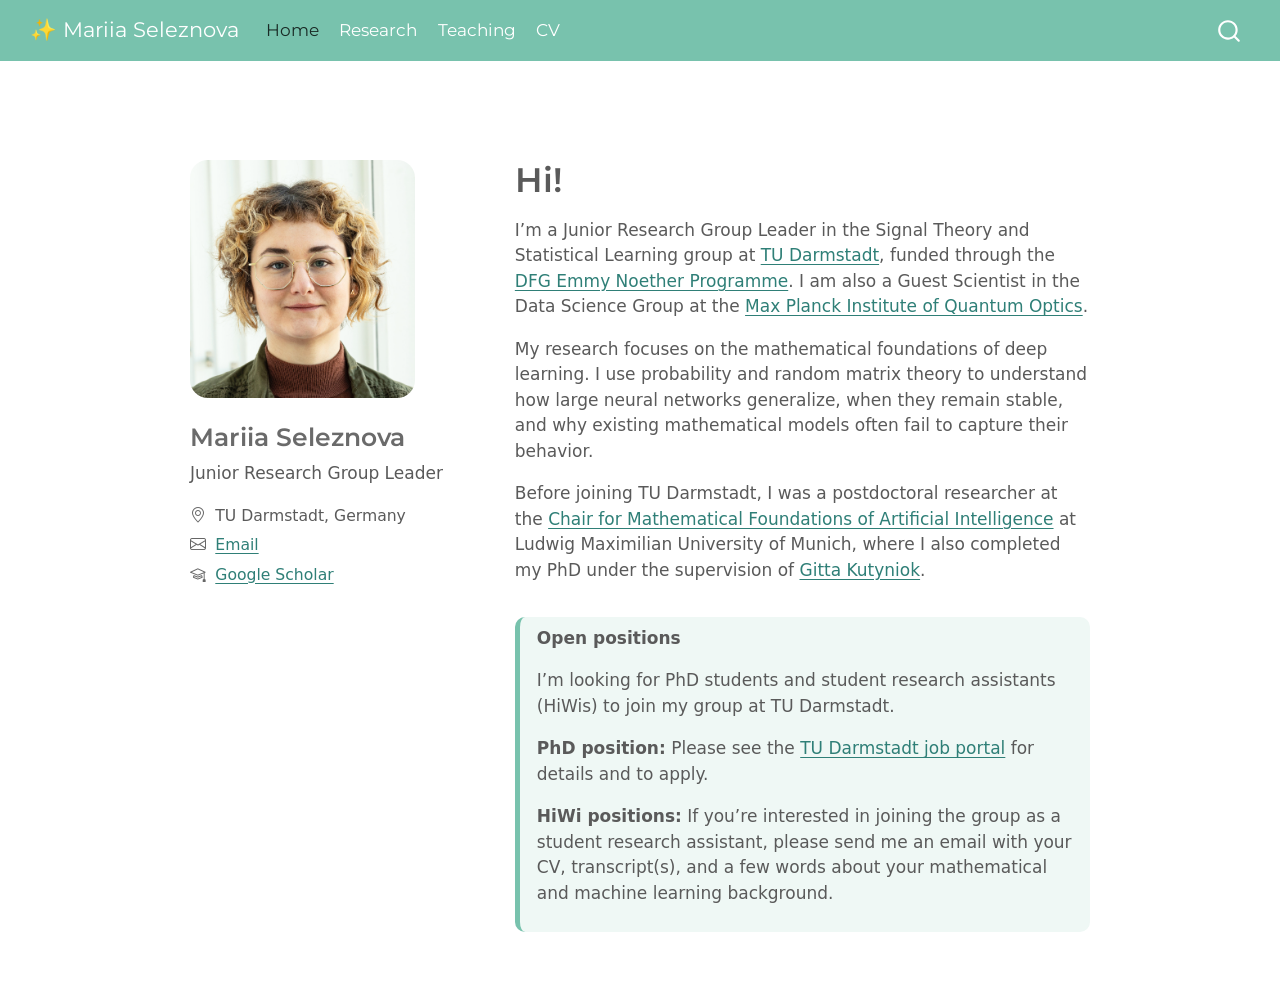
<file: index.html>
<!DOCTYPE html>
<html xmlns="http://www.w3.org/1999/xhtml" lang="en" xml:lang="en"><head>

<meta charset="utf-8">
<meta name="generator" content="quarto-1.10.18">

<meta name="viewport" content="width=device-width, initial-scale=1.0, user-scalable=yes">


<title>✨ Mariia Seleznova</title>
<style>
/* Default styles provided by pandoc.
** See https://pandoc.org/MANUAL.html#variables-for-html for config info.
*/
span.smallcaps{font-variant: small-caps;}
div.columns{display: flex; gap: 1.5em;}
div.column{flex: auto;}
@media screen {
div.columns{gap: min(4vw, 1.5em);}
div.column{overflow-x: auto;}
}
div.hanging-indent{margin-left: 1.5em; text-indent: -1.5em;}
ul.task-list{list-style: none;}
ul.task-list li input[type="checkbox"] {
  width: 0.8em;
  margin: 0 0.8em 0.2em -1em; /* quarto-specific, see https://github.com/quarto-dev/quarto-cli/issues/4556 */ 
  vertical-align: middle;
}
</style>


<script src="site_libs/quarto-nav/quarto-nav.js"></script>
<script src="site_libs/quarto-nav/headroom.min.js"></script>
<script src="site_libs/clipboard/clipboard.min.js"></script>
<script src="site_libs/quarto-search/autocomplete.umd.js"></script>
<script src="site_libs/quarto-search/fuse.min.js"></script>
<script src="site_libs/quarto-search/quarto-search.js"></script>
<meta name="quarto:offset" content="./">
<script src="site_libs/quarto-html/quarto.js" type="module"></script>
<script src="site_libs/quarto-html/tabsets/tabsets.js" type="module"></script>
<script src="site_libs/quarto-html/popper.min.js"></script>
<script src="site_libs/quarto-html/tippy.umd.min.js"></script>
<script src="site_libs/quarto-html/anchor.min.js"></script>
<link href="site_libs/quarto-html/tippy.css" rel="stylesheet">
<link href="site_libs/quarto-html/quarto-syntax-highlighting-64a204ab8560d761af7679ceaba22944.css" rel="stylesheet" id="quarto-text-highlighting-styles">
<script src="site_libs/bootstrap/bootstrap.min.js"></script>
<link href="site_libs/bootstrap/bootstrap-icons.css" rel="stylesheet">
<link href="site_libs/bootstrap/bootstrap-496a71ca20b0deb91189619ea2a1a39c.min.css" rel="stylesheet" append-hash="true" id="quarto-bootstrap" data-mode="light">
<script id="quarto-search-options" type="application/json">{
  "location": "navbar",
  "copy-button": false,
  "collapse-after": 3,
  "panel-placement": "end",
  "type": "overlay",
  "limit": 50,
  "keyboard-shortcut": [
    "f",
    "/",
    "s"
  ],
  "show-item-context": false,
  "language": {
    "search-no-results-text": "No results",
    "search-matching-documents-text": "matching documents",
    "search-copy-link-title": "Copy link to search",
    "search-hide-matches-text": "Hide additional matches",
    "search-more-match-text": "more match in this document",
    "search-more-matches-text": "more matches in this document",
    "search-clear-button-title": "Clear",
    "search-text-placeholder": "",
    "search-detached-cancel-button-title": "Cancel",
    "search-submit-button-title": "Submit",
    "search-label": "Search"
  }
}</script>


<link rel="stylesheet" href="styles.css">
</head>

<body class="nav-fixed fullcontent quarto-light">

<div id="quarto-search-results"></div>
  <header id="quarto-header" class="headroom fixed-top">
    <nav class="navbar navbar-expand-lg " data-bs-theme="dark">
      <div class="navbar-container container-fluid">
      <div class="navbar-brand-container mx-auto">
    <a class="navbar-brand" href="./index.html">
    <span class="navbar-title">✨ Mariia Seleznova</span>
    </a>
  </div>
            <div id="quarto-search" class="" title="Search"></div>
          <button class="navbar-toggler" type="button" data-bs-toggle="collapse" data-bs-target="#navbarCollapse" aria-controls="navbarCollapse" role="menu" aria-expanded="false" aria-label="Toggle navigation" onclick="if (window.quartoToggleHeadroom) { window.quartoToggleHeadroom(); }">
  <span class="navbar-toggler-icon"></span>
</button>
          <div class="collapse navbar-collapse" id="navbarCollapse">
            <ul class="navbar-nav navbar-nav-scroll me-auto">
  <li class="nav-item">
    <a class="nav-link active" href="./index.html" aria-current="page"> 
<span class="menu-text">Home</span></a>
  </li>  
  <li class="nav-item">
    <a class="nav-link" href="./research.html"> 
<span class="menu-text">Research</span></a>
  </li>  
  <li class="nav-item">
    <a class="nav-link" href="./teaching.html"> 
<span class="menu-text">Teaching</span></a>
  </li>  
  <li class="nav-item">
    <a class="nav-link" href="./files/cv.pdf"> 
<span class="menu-text">CV</span></a>
  </li>  
</ul>
          </div> <!-- /navcollapse -->
            <div class="quarto-navbar-tools">
</div>
      </div> <!-- /container-fluid -->
    </nav>
</header>
<!-- content -->
<div id="quarto-content" class="quarto-container page-layout-custom page-navbar">
<!-- sidebar -->
<!-- margin-sidebar -->
<!-- main -->

<header id="title-block-header" class="quarto-title-block default">
<div class="quarto-title">
<h1 class="title">✨ Mariia Seleznova</h1>
</div>



<div class="quarto-title-meta">

    
  
    
  </div>
  


</header>


<div class="hero">
<div class="hero-photo">
<p><img src="files/photo25.png" class="profile img-fluid"></p>
<section id="mariia-seleznova" class="level3">
<h3 data-anchor-id="mariia-seleznova">Mariia Seleznova</h3>
<p>Junior Research Group Leader</p>
<div class="profile-links">
<p><i class="bi bi-geo-alt"></i> TU Darmstadt, Germany</p>
<p><i class="bi bi-envelope"></i> <a href="mailto:mariia.seleznova@tu-darmstadt.de">Email</a></p>
<p><i class="bi bi-mortarboard"></i> <a href="https://scholar.google.com/citations?user=4-2hQt8AAAAJ&amp;hl=uk">Google Scholar</a></p>
</div>
</section>
</div>
<section id="hi" class="level1 hero-text">
<h1>Hi!</h1>
<p>I’m a Junior Research Group Leader in the Signal Theory and Statistical Learning group at <a href="https://www.tu-darmstadt.de/">TU Darmstadt</a>, funded through the <a href="https://www.dfg.de/en/research-funding/funding-opportunities/programmes/individual/emmy-noether">DFG Emmy Noether Programme</a>. I am also a Guest Scientist in the Data Science Group at the <a href="https://www.mpq.mpg.de/en">Max Planck Institute of Quantum Optics</a>.</p>
<p>My research focuses on the mathematical foundations of deep learning. I use probability and random matrix theory to understand how large neural networks generalize, when they remain stable, and why existing mathematical models often fail to capture their behavior.</p>
<p>Before joining TU Darmstadt, I was a postdoctoral researcher at the <a href="https://www.math.lmu.de/math4ai/en/">Chair for Mathematical Foundations of Artificial Intelligence</a> at Ludwig Maximilian University of Munich, where I also completed my PhD under the supervision of <a href="https://www.math.lmu.de/math4ai/en/members/contact-page/gitta-kutyniok-0eedf402.html">Gitta Kutyniok</a>.</p>
<div class="join-box">
<p><strong>Open positions</strong></p>
<p>I’m looking for PhD students and student research assistants (HiWis) to join my group at TU Darmstadt.</p>
<p><strong>PhD position:</strong> Please see the <a href="https://www.career.tu-darmstadt.de/tu-darmstadt/job/57393">TU Darmstadt job portal</a> for details and to apply.</p>
<p><strong>HiWi positions:</strong> If you’re interested in joining the group as a student research assistant, please send me an email with your CV, transcript(s), and a few words about your mathematical and machine learning background.</p>
</div>
</section>
</div>




<script id="quarto-html-after-body" type="application/javascript">
  window.document.addEventListener("DOMContentLoaded", function (event) {
    const icon = "";
    const anchorJS = new window.AnchorJS();
    anchorJS.options = {
      placement: 'right',
      icon: icon
    };
    anchorJS.add('.anchored');
    const isCodeAnnotation = (el) => {
      for (const clz of el.classList) {
        if (clz.startsWith('code-annotation-')) {                     
          return true;
        }
      }
      return false;
    }
    const onCopySuccess = function(e) {
      // button target
      const button = e.trigger;
      // don't keep focus
      button.blur();
      // flash "checked"
      button.classList.add('code-copy-button-checked');
      var currentTitle = button.getAttribute("title");
      button.setAttribute("title", "Copied!");
      let tooltip;
      if (window.bootstrap) {
        button.setAttribute("data-bs-toggle", "tooltip");
        button.setAttribute("data-bs-placement", "left");
        button.setAttribute("data-bs-title", "Copied!");
        tooltip = new bootstrap.Tooltip(button, 
          { trigger: "manual", 
            customClass: "code-copy-button-tooltip",
            offset: [0, -8]});
        tooltip.show();    
      }
      setTimeout(function() {
        if (tooltip) {
          tooltip.hide();
          button.removeAttribute("data-bs-title");
          button.removeAttribute("data-bs-toggle");
          button.removeAttribute("data-bs-placement");
        }
        button.setAttribute("title", currentTitle);
        button.classList.remove('code-copy-button-checked');
      }, 1000);
      // clear code selection
      e.clearSelection();
    }
    const getTextToCopy = function(trigger) {
      const outerScaffold = trigger.parentElement.cloneNode(true);
      const codeEl = outerScaffold.querySelector('code');
      for (const childEl of codeEl.children) {
        if (isCodeAnnotation(childEl)) {
          childEl.remove();
        }
      }
      return codeEl.innerText;
    }
    const clipboard = new window.ClipboardJS('.code-copy-button:not([data-in-quarto-modal])', {
      text: getTextToCopy
    });
    clipboard.on('success', onCopySuccess);
    if (window.document.getElementById('quarto-embedded-source-code-modal')) {
      const clipboardModal = new window.ClipboardJS('.code-copy-button[data-in-quarto-modal]', {
        text: getTextToCopy,
        container: window.document.getElementById('quarto-embedded-source-code-modal')
      });
      clipboardModal.on('success', onCopySuccess);
    }
      var localhostRegex = new RegExp(/^(?:http|https):\/\/localhost\:?[0-9]*\//);
      var mailtoRegex = new RegExp(/^mailto:/);
        var filterRegex = new RegExp("https:\/\/mselezniova\.github\.io");
      var isInternal = (href) => {
          return filterRegex.test(href) || localhostRegex.test(href) || mailtoRegex.test(href);
      }
      // Inspect non-navigation links and adorn them if external
     var links = window.document.querySelectorAll('a[href]:not(.nav-link):not(.navbar-brand):not(.toc-action):not(.sidebar-link):not(.sidebar-item-toggle):not(.pagination-link):not(.no-external):not([aria-hidden]):not(.dropdown-item):not(.quarto-navigation-tool):not(.about-link)');
      for (var i=0; i<links.length; i++) {
        const link = links[i];
        if (!isInternal(link.href)) {
          // undo the damage that might have been done by quarto-nav.js in the case of
          // links that we want to consider external
          if (link.dataset.originalHref !== undefined) {
            link.href = link.dataset.originalHref;
          }
        }
      }
    function tippyHover(el, contentFn, onTriggerFn, onUntriggerFn) {
      const config = {
        allowHTML: true,
        maxWidth: 500,
        delay: 100,
        arrow: false,
        appendTo: function(el) {
            return el.parentElement;
        },
        interactive: true,
        interactiveBorder: 10,
        theme: 'quarto',
        placement: 'bottom-start',
      };
      if (contentFn) {
        config.content = contentFn;
      }
      if (onTriggerFn) {
        config.onTrigger = onTriggerFn;
      }
      if (onUntriggerFn) {
        config.onUntrigger = onUntriggerFn;
      }
      window.tippy(el, config); 
    }
    const noterefs = window.document.querySelectorAll('a[role="doc-noteref"]');
    for (var i=0; i<noterefs.length; i++) {
      const ref = noterefs[i];
      tippyHover(ref, function() {
        // use id or data attribute instead here
        let href = ref.getAttribute('data-footnote-href') || ref.getAttribute('href');
        try { href = new URL(href).hash; } catch {}
        const id = href.replace(/^#\/?/, "");
        const note = window.document.getElementById(id);
        if (note) {
          return note.innerHTML;
        } else {
          return "";
        }
      });
    }
    const xrefs = window.document.querySelectorAll('a.quarto-xref');
    const processXRef = (id, note) => {
      // Strip column container classes
      const stripColumnClz = (el) => {
        el.classList.remove("page-full", "page-columns");
        if (el.children) {
          for (const child of el.children) {
            stripColumnClz(child);
          }
        }
      }
      stripColumnClz(note)
      if (id === null || id.startsWith('sec-')) {
        // Special case sections, only their first couple elements
        const container = document.createElement("div");
        if (note.children && note.children.length > 2) {
          container.appendChild(note.children[0].cloneNode(true));
          for (let i = 1; i < note.children.length; i++) {
            const child = note.children[i];
            if (child.tagName === "P" && child.innerText === "") {
              continue;
            } else {
              container.appendChild(child.cloneNode(true));
              break;
            }
          }
          if (window.Quarto?.typesetMath) {
            window.Quarto.typesetMath(container);
          }
          return container.innerHTML
        } else {
          if (window.Quarto?.typesetMath) {
            window.Quarto.typesetMath(note);
          }
          return note.innerHTML;
        }
      } else {
        // Remove any anchor links if they are present
        const anchorLink = note.querySelector('a.anchorjs-link');
        if (anchorLink) {
          anchorLink.remove();
        }
        if (window.Quarto?.typesetMath) {
          window.Quarto.typesetMath(note);
        }
        if (note.classList.contains("callout")) {
          return note.outerHTML;
        } else {
          return note.innerHTML;
        }
      }
    }
    for (var i=0; i<xrefs.length; i++) {
      const xref = xrefs[i];
      tippyHover(xref, undefined, function(instance) {
        instance.disable();
        let url = xref.getAttribute('href');
        let hash = undefined; 
        if (url.startsWith('#')) {
          hash = url;
        } else {
          try { hash = new URL(url).hash; } catch {}
        }
        if (hash) {
          const id = hash.replace(/^#\/?/, "");
          const note = window.document.getElementById(id);
          if (note !== null) {
            try {
              const html = processXRef(id, note.cloneNode(true));
              instance.setContent(html);
            } finally {
              instance.enable();
              instance.show();
            }
          } else {
            // See if we can fetch this
            fetch(url.split('#')[0])
            .then(res => res.text())
            .then(html => {
              const parser = new DOMParser();
              const htmlDoc = parser.parseFromString(html, "text/html");
              const note = htmlDoc.getElementById(id);
              if (note !== null) {
                const html = processXRef(id, note);
                instance.setContent(html);
              } 
            }).finally(() => {
              instance.enable();
              instance.show();
            });
          }
        } else {
          // See if we can fetch a full url (with no hash to target)
          // This is a special case and we should probably do some content thinning / targeting
          fetch(url)
          .then(res => res.text())
          .then(html => {
            const parser = new DOMParser();
            const htmlDoc = parser.parseFromString(html, "text/html");
            const note = htmlDoc.querySelector('main.content');
            if (note !== null) {
              // This should only happen for chapter cross references
              // (since there is no id in the URL)
              // remove the first header
              if (note.children.length > 0 && note.children[0].tagName === "HEADER") {
                note.children[0].remove();
              }
              const html = processXRef(null, note);
              instance.setContent(html);
            } 
          }).finally(() => {
            instance.enable();
            instance.show();
          });
        }
      }, function(instance) {
      });
    }
        let selectedAnnoteEl;
        const selectorForAnnotation = ( cell, annotation) => {
          let cellAttr = 'data-code-cell="' + cell + '"';
          let lineAttr = 'data-code-annotation="' +  annotation + '"';
          const selector = 'span[' + cellAttr + '][' + lineAttr + ']';
          return selector;
        }
        const selectCodeLines = (annoteEl) => {
          const doc = window.document;
          const targetCell = annoteEl.getAttribute("data-target-cell");
          const targetAnnotation = annoteEl.getAttribute("data-target-annotation");
          const annoteSpan = window.document.querySelector(selectorForAnnotation(targetCell, targetAnnotation));
          const lines = annoteSpan.getAttribute("data-code-lines").split(",");
          const lineIds = lines.map((line) => {
            return targetCell + "-" + line;
          })
          let top = null;
          let height = null;
          let parent = null;
          if (lineIds.length > 0) {
              //compute the position of the single el (top and bottom and make a div)
              const el = window.document.getElementById(lineIds[0]);
              top = el.offsetTop;
              height = el.offsetHeight;
              parent = el.parentElement.parentElement;
            if (lineIds.length > 1) {
              const lastEl = window.document.getElementById(lineIds[lineIds.length - 1]);
              const bottom = lastEl.offsetTop + lastEl.offsetHeight;
              height = bottom - top;
            }
            if (top !== null && height !== null && parent !== null) {
              // cook up a div (if necessary) and position it 
              let div = window.document.getElementById("code-annotation-line-highlight");
              if (div === null) {
                div = window.document.createElement("div");
                div.setAttribute("id", "code-annotation-line-highlight");
                div.style.position = 'absolute';
                parent.appendChild(div);
              }
              div.style.top = top - 2 + "px";
              div.style.height = height + 4 + "px";
              div.style.left = 0;
              let gutterDiv = window.document.getElementById("code-annotation-line-highlight-gutter");
              if (gutterDiv === null) {
                gutterDiv = window.document.createElement("div");
                gutterDiv.setAttribute("id", "code-annotation-line-highlight-gutter");
                gutterDiv.style.position = 'absolute';
                const codeCell = window.document.getElementById(targetCell);
                const gutter = codeCell.querySelector('.code-annotation-gutter');
                gutter.appendChild(gutterDiv);
              }
              gutterDiv.style.top = top - 2 + "px";
              gutterDiv.style.height = height + 4 + "px";
            }
            selectedAnnoteEl = annoteEl;
          }
        };
        const unselectCodeLines = () => {
          const elementsIds = ["code-annotation-line-highlight", "code-annotation-line-highlight-gutter"];
          elementsIds.forEach((elId) => {
            const div = window.document.getElementById(elId);
            if (div) {
              div.remove();
            }
          });
          selectedAnnoteEl = undefined;
        };
          // Handle positioning of the toggle
      window.addEventListener(
        "resize",
        throttle(() => {
          elRect = undefined;
          if (selectedAnnoteEl) {
            selectCodeLines(selectedAnnoteEl);
          }
        }, 10)
      );
      function throttle(fn, ms) {
      let throttle = false;
      let timer;
        return (...args) => {
          if(!throttle) { // first call gets through
              fn.apply(this, args);
              throttle = true;
          } else { // all the others get throttled
              if(timer) clearTimeout(timer); // cancel #2
              timer = setTimeout(() => {
                fn.apply(this, args);
                timer = throttle = false;
              }, ms);
          }
        };
      }
        // Attach click handler to the DT
        const annoteDls = window.document.querySelectorAll('dt[data-target-cell]');
        for (const annoteDlNode of annoteDls) {
          annoteDlNode.addEventListener('click', (event) => {
            const clickedEl = event.target;
            if (clickedEl !== selectedAnnoteEl) {
              unselectCodeLines();
              const activeEl = window.document.querySelector('dt[data-target-cell].code-annotation-active');
              if (activeEl) {
                activeEl.classList.remove('code-annotation-active');
              }
              selectCodeLines(clickedEl);
              clickedEl.classList.add('code-annotation-active');
            } else {
              // Unselect the line
              unselectCodeLines();
              clickedEl.classList.remove('code-annotation-active');
            }
          });
        }
    const findCites = (el) => {
      const parentEl = el.parentElement;
      if (parentEl) {
        const cites = parentEl.dataset.cites;
        if (cites) {
          return {
            el,
            cites: cites.split(' ')
          };
        } else {
          return findCites(el.parentElement)
        }
      } else {
        return undefined;
      }
    };
    var bibliorefs = window.document.querySelectorAll('a[role="doc-biblioref"]');
    for (var i=0; i<bibliorefs.length; i++) {
      const ref = bibliorefs[i];
      const citeInfo = findCites(ref);
      if (citeInfo) {
        tippyHover(citeInfo.el, function() {
          var popup = window.document.createElement('div');
          citeInfo.cites.forEach(function(cite) {
            var citeDiv = window.document.createElement('div');
            citeDiv.classList.add('hanging-indent');
            citeDiv.classList.add('csl-entry');
            var biblioDiv = window.document.getElementById('ref-' + cite);
            if (biblioDiv) {
              citeDiv.innerHTML = biblioDiv.innerHTML;
            }
            popup.appendChild(citeDiv);
          });
          return popup.innerHTML;
        });
      }
    }
  });
  </script>
</div> <!-- /content -->




</body></html>
</file>
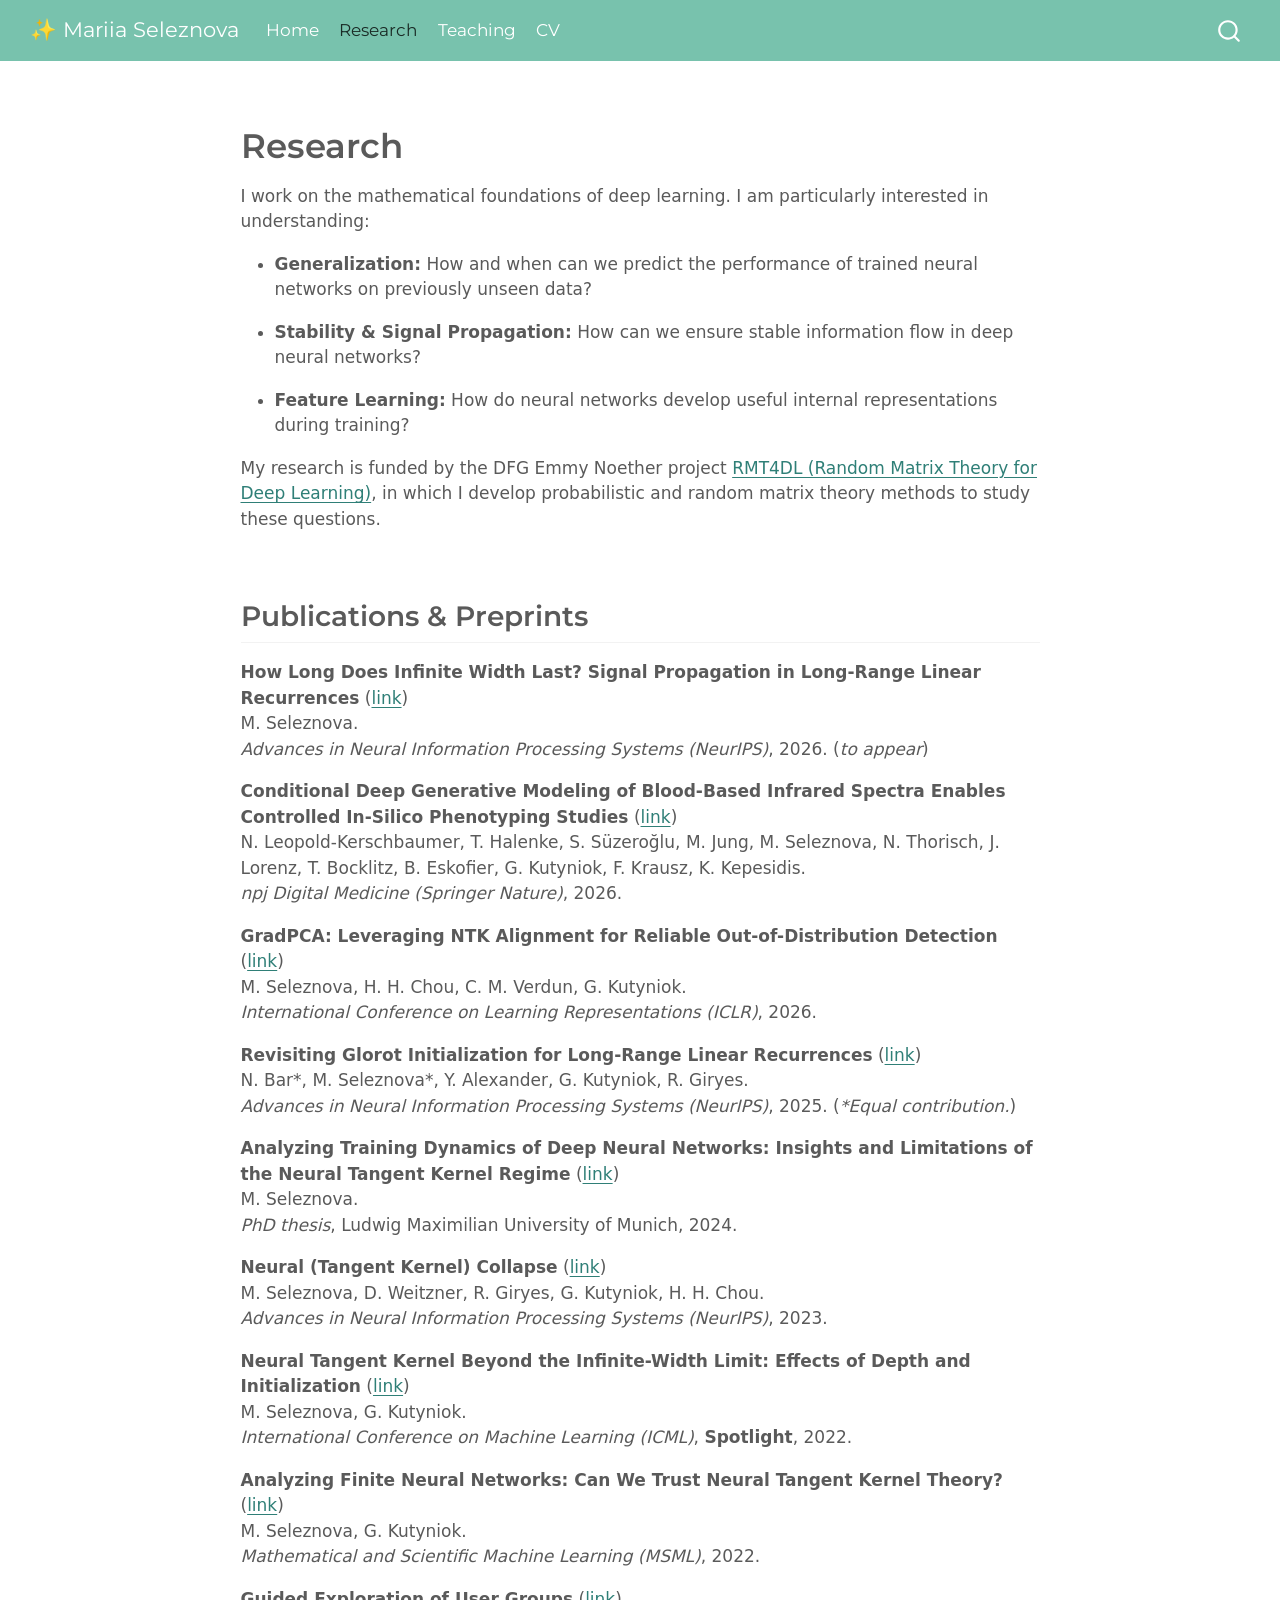
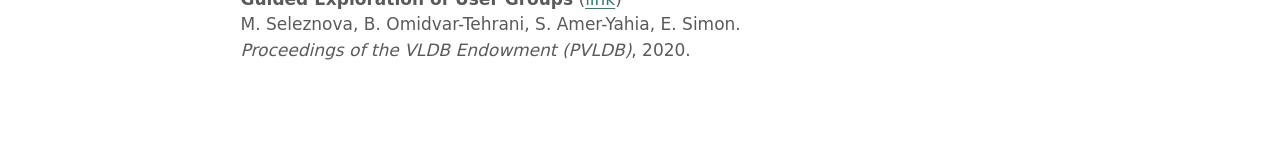
<file: research.html>
<!DOCTYPE html>
<html xmlns="http://www.w3.org/1999/xhtml" lang="en" xml:lang="en"><head>

<meta charset="utf-8">
<meta name="generator" content="quarto-1.10.18">

<meta name="viewport" content="width=device-width, initial-scale=1.0, user-scalable=yes">


<title>research – ✨ Mariia Seleznova</title>
<style>
/* Default styles provided by pandoc.
** See https://pandoc.org/MANUAL.html#variables-for-html for config info.
*/
span.smallcaps{font-variant: small-caps;}
div.columns{display: flex; gap: 1.5em;}
div.column{flex: auto;}
@media screen {
div.columns{gap: min(4vw, 1.5em);}
div.column{overflow-x: auto;}
}
div.hanging-indent{margin-left: 1.5em; text-indent: -1.5em;}
ul.task-list{list-style: none;}
ul.task-list li input[type="checkbox"] {
  width: 0.8em;
  margin: 0 0.8em 0.2em -1em; /* quarto-specific, see https://github.com/quarto-dev/quarto-cli/issues/4556 */ 
  vertical-align: middle;
}
</style>


<script src="site_libs/quarto-nav/quarto-nav.js"></script>
<script src="site_libs/quarto-nav/headroom.min.js"></script>
<script src="site_libs/clipboard/clipboard.min.js"></script>
<script src="site_libs/quarto-search/autocomplete.umd.js"></script>
<script src="site_libs/quarto-search/fuse.min.js"></script>
<script src="site_libs/quarto-search/quarto-search.js"></script>
<meta name="quarto:offset" content="./">
<script src="site_libs/quarto-html/quarto.js" type="module"></script>
<script src="site_libs/quarto-html/tabsets/tabsets.js" type="module"></script>
<script src="site_libs/quarto-html/popper.min.js"></script>
<script src="site_libs/quarto-html/tippy.umd.min.js"></script>
<script src="site_libs/quarto-html/anchor.min.js"></script>
<link href="site_libs/quarto-html/tippy.css" rel="stylesheet">
<link href="site_libs/quarto-html/quarto-syntax-highlighting-64a204ab8560d761af7679ceaba22944.css" rel="stylesheet" id="quarto-text-highlighting-styles">
<script src="site_libs/bootstrap/bootstrap.min.js"></script>
<link href="site_libs/bootstrap/bootstrap-icons.css" rel="stylesheet">
<link href="site_libs/bootstrap/bootstrap-496a71ca20b0deb91189619ea2a1a39c.min.css" rel="stylesheet" append-hash="true" id="quarto-bootstrap" data-mode="light">
<script id="quarto-search-options" type="application/json">{
  "location": "navbar",
  "copy-button": false,
  "collapse-after": 3,
  "panel-placement": "end",
  "type": "overlay",
  "limit": 50,
  "keyboard-shortcut": [
    "f",
    "/",
    "s"
  ],
  "show-item-context": false,
  "language": {
    "search-no-results-text": "No results",
    "search-matching-documents-text": "matching documents",
    "search-copy-link-title": "Copy link to search",
    "search-hide-matches-text": "Hide additional matches",
    "search-more-match-text": "more match in this document",
    "search-more-matches-text": "more matches in this document",
    "search-clear-button-title": "Clear",
    "search-text-placeholder": "",
    "search-detached-cancel-button-title": "Cancel",
    "search-submit-button-title": "Submit",
    "search-label": "Search"
  }
}</script>


<link rel="stylesheet" href="styles.css">
</head>

<body class="nav-fixed fullcontent quarto-light">

<div id="quarto-search-results"></div>
  <header id="quarto-header" class="headroom fixed-top">
    <nav class="navbar navbar-expand-lg " data-bs-theme="dark">
      <div class="navbar-container container-fluid">
      <div class="navbar-brand-container mx-auto">
    <a class="navbar-brand" href="./index.html">
    <span class="navbar-title">✨ Mariia Seleznova</span>
    </a>
  </div>
            <div id="quarto-search" class="" title="Search"></div>
          <button class="navbar-toggler" type="button" data-bs-toggle="collapse" data-bs-target="#navbarCollapse" aria-controls="navbarCollapse" role="menu" aria-expanded="false" aria-label="Toggle navigation" onclick="if (window.quartoToggleHeadroom) { window.quartoToggleHeadroom(); }">
  <span class="navbar-toggler-icon"></span>
</button>
          <div class="collapse navbar-collapse" id="navbarCollapse">
            <ul class="navbar-nav navbar-nav-scroll me-auto">
  <li class="nav-item">
    <a class="nav-link" href="./index.html"> 
<span class="menu-text">Home</span></a>
  </li>  
  <li class="nav-item">
    <a class="nav-link active" href="./research.html" aria-current="page"> 
<span class="menu-text">Research</span></a>
  </li>  
  <li class="nav-item">
    <a class="nav-link" href="./teaching.html"> 
<span class="menu-text">Teaching</span></a>
  </li>  
  <li class="nav-item">
    <a class="nav-link" href="./files/cv.pdf"> 
<span class="menu-text">CV</span></a>
  </li>  
</ul>
          </div> <!-- /navcollapse -->
            <div class="quarto-navbar-tools">
</div>
      </div> <!-- /container-fluid -->
    </nav>
</header>
<!-- content -->
<div id="quarto-content" class="quarto-container page-columns page-rows-contents page-layout-article page-navbar">
<!-- sidebar -->
<!-- margin-sidebar -->
    
<!-- main -->
<main class="content" id="quarto-document-content"><header id="title-block-header" class="quarto-title-block"></header>




<section id="research" class="level1">
<h1>Research</h1>
<p>I work on the mathematical foundations of deep learning. I am particularly interested in understanding:</p>
<ul>
<li><p><strong>Generalization:</strong> How and when can we predict the performance of trained neural networks on previously unseen data?</p></li>
<li><p><strong>Stability &amp; Signal Propagation:</strong> How can we ensure stable information flow in deep neural networks?</p></li>
<li><p><strong>Feature Learning:</strong> How do neural networks develop useful internal representations during training?</p></li>
</ul>
<p>My research is funded by the DFG Emmy Noether project <strong><a href="https://gepris.dfg.de/project/572957656/2">RMT4DL (Random Matrix Theory for Deep Learning)</a></strong>, in which I develop probabilistic and random matrix theory methods to study these questions.</p>
<div style="height: 1rem;">

</div>
<section id="publications-preprints" class="level2">
<h2 class="anchored" data-anchor-id="publications-preprints">Publications &amp; Preprints</h2>
<p><strong>How Long Does Infinite Width Last? Signal Propagation in Long-Range Linear Recurrences</strong> (<a href="https://arxiv.org/abs/2605.05113">link</a>)<br>
M. Seleznova.<br>
<em>Advances in Neural Information Processing Systems (NeurIPS)</em>, 2026. (<em>to appear</em>)</p>
<p><strong>Conditional Deep Generative Modeling of Blood-Based Infrared Spectra Enables Controlled In-Silico Phenotyping Studies</strong> (<a href="https://www.researchsquare.com/article/rs-8540695/v1">link</a>)<br>
N. Leopold-Kerschbaumer, T. Halenke, S. Süzeroğlu, M. Jung, M. Seleznova, N. Thorisch, J. Lorenz, T. Bocklitz, B. Eskofier, G. Kutyniok, F. Krausz, K. Kepesidis.<br>
<em>npj Digital Medicine (Springer Nature)</em>, 2026.</p>
<p><strong>GradPCA: Leveraging NTK Alignment for Reliable Out-of-Distribution Detection</strong> (<a href="https://openreview.net/pdf?id=7rvMexIZA1">link</a>)<br>
M. Seleznova, H. H. Chou, C. M. Verdun, G. Kutyniok.<br>
<em>International Conference on Learning Representations (ICLR)</em>, 2026.</p>
<p><strong>Revisiting Glorot Initialization for Long-Range Linear Recurrences</strong> (<a href="https://proceedings.neurips.cc/paper_files/paper/2025/file/4fbc7f29151b7c1f0e1f1e5c51c4f5b3-Paper-Conference.pdf">link</a>)<br>
N. Bar*, M. Seleznova*, Y. Alexander, G. Kutyniok, R. Giryes.<br>
<em>Advances in Neural Information Processing Systems (NeurIPS)</em>, 2025. (<em>*Equal contribution.</em>)</p>
<p><strong>Analyzing Training Dynamics of Deep Neural Networks: Insights and Limitations of the Neural Tangent Kernel Regime</strong> (<a href="https://edoc.ub.uni-muenchen.de/34395/1/Seleznova_Mariia.pdf">link</a>)<br>
M. Seleznova.<br>
<em>PhD thesis</em>, Ludwig Maximilian University of Munich, 2024.</p>
<p><strong>Neural (Tangent Kernel) Collapse</strong> (<a href="https://proceedings.neurips.cc/paper_files/paper/2023/file/3477ca0ce484aa2fa42c1361ab601c25-Paper-Conference.pdf">link</a>)<br>
M. Seleznova, D. Weitzner, R. Giryes, G. Kutyniok, H. H. Chou.<br>
<em>Advances in Neural Information Processing Systems (NeurIPS)</em>, 2023.</p>
<p><strong>Neural Tangent Kernel Beyond the Infinite-Width Limit: Effects of Depth and Initialization</strong> (<a href="https://proceedings.mlr.press/v162/seleznova22a.html">link</a>)<br>
M. Seleznova, G. Kutyniok.<br>
<em>International Conference on Machine Learning (ICML)</em>, <strong>Spotlight</strong>, 2022.</p>
<p><strong>Analyzing Finite Neural Networks: Can We Trust Neural Tangent Kernel Theory?</strong> (<a href="https://proceedings.mlr.press/v145/seleznova22a.html">link</a>)<br>
M. Seleznova, G. Kutyniok.<br>
<em>Mathematical and Scientific Machine Learning (MSML)</em>, 2022.</p>
<p><strong>Guided Exploration of User Groups</strong> (<a href="https://dl.acm.org/doi/abs/10.14778/3397230.3397242">link</a>)<br>
M. Seleznova, B. Omidvar-Tehrani, S. Amer-Yahia, E. Simon.<br>
<em>Proceedings of the VLDB Endowment (PVLDB)</em>, 2020.</p>


</section>
</section>

</main> <!-- /main -->
<script id="quarto-html-after-body" type="application/javascript">
  window.document.addEventListener("DOMContentLoaded", function (event) {
    const icon = "";
    const anchorJS = new window.AnchorJS();
    anchorJS.options = {
      placement: 'right',
      icon: icon
    };
    anchorJS.add('.anchored');
    const isCodeAnnotation = (el) => {
      for (const clz of el.classList) {
        if (clz.startsWith('code-annotation-')) {                     
          return true;
        }
      }
      return false;
    }
    const onCopySuccess = function(e) {
      // button target
      const button = e.trigger;
      // don't keep focus
      button.blur();
      // flash "checked"
      button.classList.add('code-copy-button-checked');
      var currentTitle = button.getAttribute("title");
      button.setAttribute("title", "Copied!");
      let tooltip;
      if (window.bootstrap) {
        button.setAttribute("data-bs-toggle", "tooltip");
        button.setAttribute("data-bs-placement", "left");
        button.setAttribute("data-bs-title", "Copied!");
        tooltip = new bootstrap.Tooltip(button, 
          { trigger: "manual", 
            customClass: "code-copy-button-tooltip",
            offset: [0, -8]});
        tooltip.show();    
      }
      setTimeout(function() {
        if (tooltip) {
          tooltip.hide();
          button.removeAttribute("data-bs-title");
          button.removeAttribute("data-bs-toggle");
          button.removeAttribute("data-bs-placement");
        }
        button.setAttribute("title", currentTitle);
        button.classList.remove('code-copy-button-checked');
      }, 1000);
      // clear code selection
      e.clearSelection();
    }
    const getTextToCopy = function(trigger) {
      const outerScaffold = trigger.parentElement.cloneNode(true);
      const codeEl = outerScaffold.querySelector('code');
      for (const childEl of codeEl.children) {
        if (isCodeAnnotation(childEl)) {
          childEl.remove();
        }
      }
      return codeEl.innerText;
    }
    const clipboard = new window.ClipboardJS('.code-copy-button:not([data-in-quarto-modal])', {
      text: getTextToCopy
    });
    clipboard.on('success', onCopySuccess);
    if (window.document.getElementById('quarto-embedded-source-code-modal')) {
      const clipboardModal = new window.ClipboardJS('.code-copy-button[data-in-quarto-modal]', {
        text: getTextToCopy,
        container: window.document.getElementById('quarto-embedded-source-code-modal')
      });
      clipboardModal.on('success', onCopySuccess);
    }
      var localhostRegex = new RegExp(/^(?:http|https):\/\/localhost\:?[0-9]*\//);
      var mailtoRegex = new RegExp(/^mailto:/);
        var filterRegex = new RegExp("https:\/\/mselezniova\.github\.io");
      var isInternal = (href) => {
          return filterRegex.test(href) || localhostRegex.test(href) || mailtoRegex.test(href);
      }
      // Inspect non-navigation links and adorn them if external
     var links = window.document.querySelectorAll('a[href]:not(.nav-link):not(.navbar-brand):not(.toc-action):not(.sidebar-link):not(.sidebar-item-toggle):not(.pagination-link):not(.no-external):not([aria-hidden]):not(.dropdown-item):not(.quarto-navigation-tool):not(.about-link)');
      for (var i=0; i<links.length; i++) {
        const link = links[i];
        if (!isInternal(link.href)) {
          // undo the damage that might have been done by quarto-nav.js in the case of
          // links that we want to consider external
          if (link.dataset.originalHref !== undefined) {
            link.href = link.dataset.originalHref;
          }
        }
      }
    function tippyHover(el, contentFn, onTriggerFn, onUntriggerFn) {
      const config = {
        allowHTML: true,
        maxWidth: 500,
        delay: 100,
        arrow: false,
        appendTo: function(el) {
            return el.parentElement;
        },
        interactive: true,
        interactiveBorder: 10,
        theme: 'quarto',
        placement: 'bottom-start',
      };
      if (contentFn) {
        config.content = contentFn;
      }
      if (onTriggerFn) {
        config.onTrigger = onTriggerFn;
      }
      if (onUntriggerFn) {
        config.onUntrigger = onUntriggerFn;
      }
      window.tippy(el, config); 
    }
    const noterefs = window.document.querySelectorAll('a[role="doc-noteref"]');
    for (var i=0; i<noterefs.length; i++) {
      const ref = noterefs[i];
      tippyHover(ref, function() {
        // use id or data attribute instead here
        let href = ref.getAttribute('data-footnote-href') || ref.getAttribute('href');
        try { href = new URL(href).hash; } catch {}
        const id = href.replace(/^#\/?/, "");
        const note = window.document.getElementById(id);
        if (note) {
          return note.innerHTML;
        } else {
          return "";
        }
      });
    }
    const xrefs = window.document.querySelectorAll('a.quarto-xref');
    const processXRef = (id, note) => {
      // Strip column container classes
      const stripColumnClz = (el) => {
        el.classList.remove("page-full", "page-columns");
        if (el.children) {
          for (const child of el.children) {
            stripColumnClz(child);
          }
        }
      }
      stripColumnClz(note)
      if (id === null || id.startsWith('sec-')) {
        // Special case sections, only their first couple elements
        const container = document.createElement("div");
        if (note.children && note.children.length > 2) {
          container.appendChild(note.children[0].cloneNode(true));
          for (let i = 1; i < note.children.length; i++) {
            const child = note.children[i];
            if (child.tagName === "P" && child.innerText === "") {
              continue;
            } else {
              container.appendChild(child.cloneNode(true));
              break;
            }
          }
          if (window.Quarto?.typesetMath) {
            window.Quarto.typesetMath(container);
          }
          return container.innerHTML
        } else {
          if (window.Quarto?.typesetMath) {
            window.Quarto.typesetMath(note);
          }
          return note.innerHTML;
        }
      } else {
        // Remove any anchor links if they are present
        const anchorLink = note.querySelector('a.anchorjs-link');
        if (anchorLink) {
          anchorLink.remove();
        }
        if (window.Quarto?.typesetMath) {
          window.Quarto.typesetMath(note);
        }
        if (note.classList.contains("callout")) {
          return note.outerHTML;
        } else {
          return note.innerHTML;
        }
      }
    }
    for (var i=0; i<xrefs.length; i++) {
      const xref = xrefs[i];
      tippyHover(xref, undefined, function(instance) {
        instance.disable();
        let url = xref.getAttribute('href');
        let hash = undefined; 
        if (url.startsWith('#')) {
          hash = url;
        } else {
          try { hash = new URL(url).hash; } catch {}
        }
        if (hash) {
          const id = hash.replace(/^#\/?/, "");
          const note = window.document.getElementById(id);
          if (note !== null) {
            try {
              const html = processXRef(id, note.cloneNode(true));
              instance.setContent(html);
            } finally {
              instance.enable();
              instance.show();
            }
          } else {
            // See if we can fetch this
            fetch(url.split('#')[0])
            .then(res => res.text())
            .then(html => {
              const parser = new DOMParser();
              const htmlDoc = parser.parseFromString(html, "text/html");
              const note = htmlDoc.getElementById(id);
              if (note !== null) {
                const html = processXRef(id, note);
                instance.setContent(html);
              } 
            }).finally(() => {
              instance.enable();
              instance.show();
            });
          }
        } else {
          // See if we can fetch a full url (with no hash to target)
          // This is a special case and we should probably do some content thinning / targeting
          fetch(url)
          .then(res => res.text())
          .then(html => {
            const parser = new DOMParser();
            const htmlDoc = parser.parseFromString(html, "text/html");
            const note = htmlDoc.querySelector('main.content');
            if (note !== null) {
              // This should only happen for chapter cross references
              // (since there is no id in the URL)
              // remove the first header
              if (note.children.length > 0 && note.children[0].tagName === "HEADER") {
                note.children[0].remove();
              }
              const html = processXRef(null, note);
              instance.setContent(html);
            } 
          }).finally(() => {
            instance.enable();
            instance.show();
          });
        }
      }, function(instance) {
      });
    }
        let selectedAnnoteEl;
        const selectorForAnnotation = ( cell, annotation) => {
          let cellAttr = 'data-code-cell="' + cell + '"';
          let lineAttr = 'data-code-annotation="' +  annotation + '"';
          const selector = 'span[' + cellAttr + '][' + lineAttr + ']';
          return selector;
        }
        const selectCodeLines = (annoteEl) => {
          const doc = window.document;
          const targetCell = annoteEl.getAttribute("data-target-cell");
          const targetAnnotation = annoteEl.getAttribute("data-target-annotation");
          const annoteSpan = window.document.querySelector(selectorForAnnotation(targetCell, targetAnnotation));
          const lines = annoteSpan.getAttribute("data-code-lines").split(",");
          const lineIds = lines.map((line) => {
            return targetCell + "-" + line;
          })
          let top = null;
          let height = null;
          let parent = null;
          if (lineIds.length > 0) {
              //compute the position of the single el (top and bottom and make a div)
              const el = window.document.getElementById(lineIds[0]);
              top = el.offsetTop;
              height = el.offsetHeight;
              parent = el.parentElement.parentElement;
            if (lineIds.length > 1) {
              const lastEl = window.document.getElementById(lineIds[lineIds.length - 1]);
              const bottom = lastEl.offsetTop + lastEl.offsetHeight;
              height = bottom - top;
            }
            if (top !== null && height !== null && parent !== null) {
              // cook up a div (if necessary) and position it 
              let div = window.document.getElementById("code-annotation-line-highlight");
              if (div === null) {
                div = window.document.createElement("div");
                div.setAttribute("id", "code-annotation-line-highlight");
                div.style.position = 'absolute';
                parent.appendChild(div);
              }
              div.style.top = top - 2 + "px";
              div.style.height = height + 4 + "px";
              div.style.left = 0;
              let gutterDiv = window.document.getElementById("code-annotation-line-highlight-gutter");
              if (gutterDiv === null) {
                gutterDiv = window.document.createElement("div");
                gutterDiv.setAttribute("id", "code-annotation-line-highlight-gutter");
                gutterDiv.style.position = 'absolute';
                const codeCell = window.document.getElementById(targetCell);
                const gutter = codeCell.querySelector('.code-annotation-gutter');
                gutter.appendChild(gutterDiv);
              }
              gutterDiv.style.top = top - 2 + "px";
              gutterDiv.style.height = height + 4 + "px";
            }
            selectedAnnoteEl = annoteEl;
          }
        };
        const unselectCodeLines = () => {
          const elementsIds = ["code-annotation-line-highlight", "code-annotation-line-highlight-gutter"];
          elementsIds.forEach((elId) => {
            const div = window.document.getElementById(elId);
            if (div) {
              div.remove();
            }
          });
          selectedAnnoteEl = undefined;
        };
          // Handle positioning of the toggle
      window.addEventListener(
        "resize",
        throttle(() => {
          elRect = undefined;
          if (selectedAnnoteEl) {
            selectCodeLines(selectedAnnoteEl);
          }
        }, 10)
      );
      function throttle(fn, ms) {
      let throttle = false;
      let timer;
        return (...args) => {
          if(!throttle) { // first call gets through
              fn.apply(this, args);
              throttle = true;
          } else { // all the others get throttled
              if(timer) clearTimeout(timer); // cancel #2
              timer = setTimeout(() => {
                fn.apply(this, args);
                timer = throttle = false;
              }, ms);
          }
        };
      }
        // Attach click handler to the DT
        const annoteDls = window.document.querySelectorAll('dt[data-target-cell]');
        for (const annoteDlNode of annoteDls) {
          annoteDlNode.addEventListener('click', (event) => {
            const clickedEl = event.target;
            if (clickedEl !== selectedAnnoteEl) {
              unselectCodeLines();
              const activeEl = window.document.querySelector('dt[data-target-cell].code-annotation-active');
              if (activeEl) {
                activeEl.classList.remove('code-annotation-active');
              }
              selectCodeLines(clickedEl);
              clickedEl.classList.add('code-annotation-active');
            } else {
              // Unselect the line
              unselectCodeLines();
              clickedEl.classList.remove('code-annotation-active');
            }
          });
        }
    const findCites = (el) => {
      const parentEl = el.parentElement;
      if (parentEl) {
        const cites = parentEl.dataset.cites;
        if (cites) {
          return {
            el,
            cites: cites.split(' ')
          };
        } else {
          return findCites(el.parentElement)
        }
      } else {
        return undefined;
      }
    };
    var bibliorefs = window.document.querySelectorAll('a[role="doc-biblioref"]');
    for (var i=0; i<bibliorefs.length; i++) {
      const ref = bibliorefs[i];
      const citeInfo = findCites(ref);
      if (citeInfo) {
        tippyHover(citeInfo.el, function() {
          var popup = window.document.createElement('div');
          citeInfo.cites.forEach(function(cite) {
            var citeDiv = window.document.createElement('div');
            citeDiv.classList.add('hanging-indent');
            citeDiv.classList.add('csl-entry');
            var biblioDiv = window.document.getElementById('ref-' + cite);
            if (biblioDiv) {
              citeDiv.innerHTML = biblioDiv.innerHTML;
            }
            popup.appendChild(citeDiv);
          });
          return popup.innerHTML;
        });
      }
    }
  });
  </script>
</div> <!-- /content -->




</body></html>
</file>
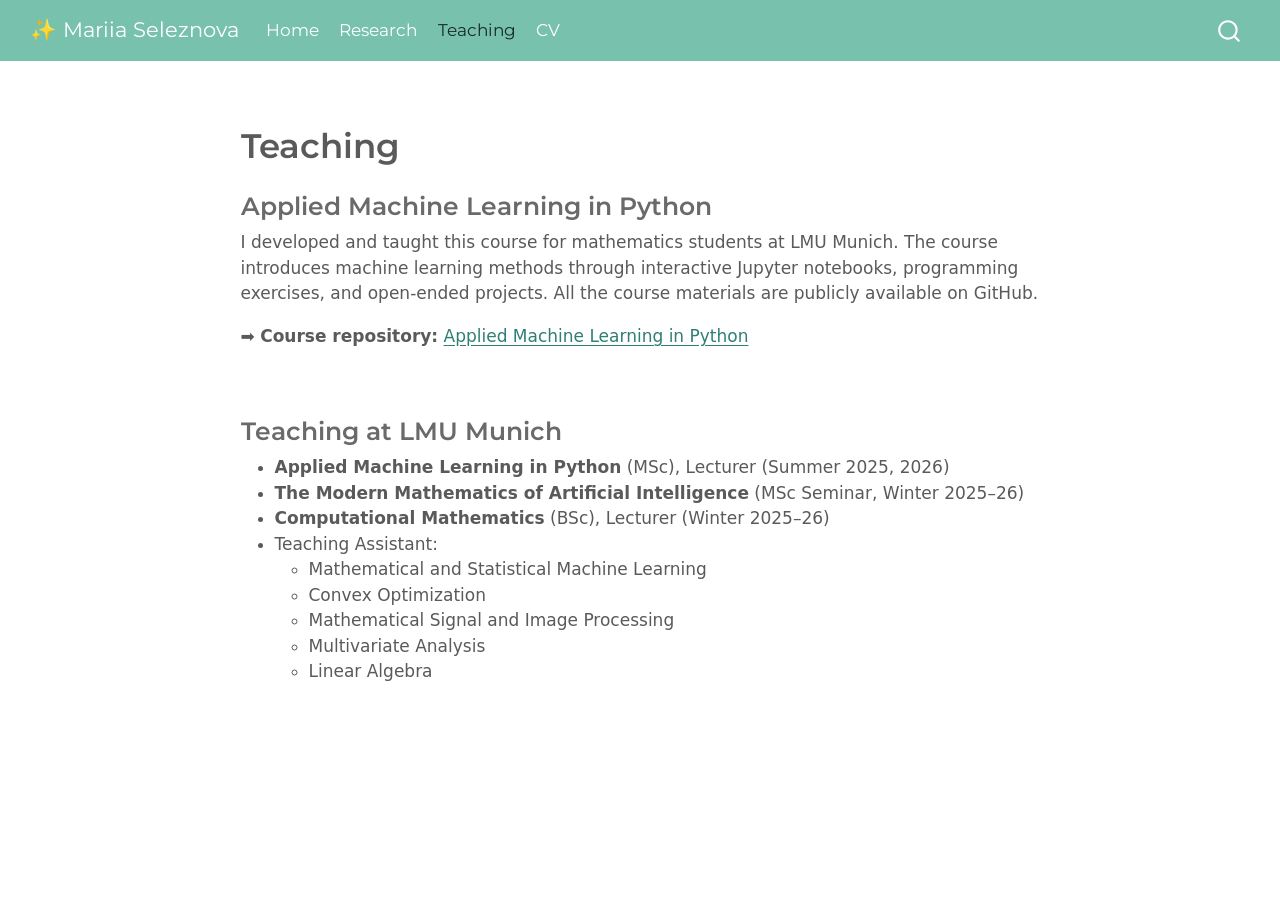
<file: teaching.html>
<!DOCTYPE html>
<html xmlns="http://www.w3.org/1999/xhtml" lang="en" xml:lang="en"><head>

<meta charset="utf-8">
<meta name="generator" content="quarto-1.10.18">

<meta name="viewport" content="width=device-width, initial-scale=1.0, user-scalable=yes">


<title>teaching – ✨ Mariia Seleznova</title>
<style>
/* Default styles provided by pandoc.
** See https://pandoc.org/MANUAL.html#variables-for-html for config info.
*/
span.smallcaps{font-variant: small-caps;}
div.columns{display: flex; gap: 1.5em;}
div.column{flex: auto;}
@media screen {
div.columns{gap: min(4vw, 1.5em);}
div.column{overflow-x: auto;}
}
div.hanging-indent{margin-left: 1.5em; text-indent: -1.5em;}
ul.task-list{list-style: none;}
ul.task-list li input[type="checkbox"] {
  width: 0.8em;
  margin: 0 0.8em 0.2em -1em; /* quarto-specific, see https://github.com/quarto-dev/quarto-cli/issues/4556 */ 
  vertical-align: middle;
}
</style>


<script src="site_libs/quarto-nav/quarto-nav.js"></script>
<script src="site_libs/quarto-nav/headroom.min.js"></script>
<script src="site_libs/clipboard/clipboard.min.js"></script>
<script src="site_libs/quarto-search/autocomplete.umd.js"></script>
<script src="site_libs/quarto-search/fuse.min.js"></script>
<script src="site_libs/quarto-search/quarto-search.js"></script>
<meta name="quarto:offset" content="./">
<script src="site_libs/quarto-html/quarto.js" type="module"></script>
<script src="site_libs/quarto-html/tabsets/tabsets.js" type="module"></script>
<script src="site_libs/quarto-html/popper.min.js"></script>
<script src="site_libs/quarto-html/tippy.umd.min.js"></script>
<script src="site_libs/quarto-html/anchor.min.js"></script>
<link href="site_libs/quarto-html/tippy.css" rel="stylesheet">
<link href="site_libs/quarto-html/quarto-syntax-highlighting-64a204ab8560d761af7679ceaba22944.css" rel="stylesheet" id="quarto-text-highlighting-styles">
<script src="site_libs/bootstrap/bootstrap.min.js"></script>
<link href="site_libs/bootstrap/bootstrap-icons.css" rel="stylesheet">
<link href="site_libs/bootstrap/bootstrap-496a71ca20b0deb91189619ea2a1a39c.min.css" rel="stylesheet" append-hash="true" id="quarto-bootstrap" data-mode="light">
<script id="quarto-search-options" type="application/json">{
  "location": "navbar",
  "copy-button": false,
  "collapse-after": 3,
  "panel-placement": "end",
  "type": "overlay",
  "limit": 50,
  "keyboard-shortcut": [
    "f",
    "/",
    "s"
  ],
  "show-item-context": false,
  "language": {
    "search-no-results-text": "No results",
    "search-matching-documents-text": "matching documents",
    "search-copy-link-title": "Copy link to search",
    "search-hide-matches-text": "Hide additional matches",
    "search-more-match-text": "more match in this document",
    "search-more-matches-text": "more matches in this document",
    "search-clear-button-title": "Clear",
    "search-text-placeholder": "",
    "search-detached-cancel-button-title": "Cancel",
    "search-submit-button-title": "Submit",
    "search-label": "Search"
  }
}</script>


<link rel="stylesheet" href="styles.css">
</head>

<body class="nav-fixed fullcontent quarto-light">

<div id="quarto-search-results"></div>
  <header id="quarto-header" class="headroom fixed-top">
    <nav class="navbar navbar-expand-lg " data-bs-theme="dark">
      <div class="navbar-container container-fluid">
      <div class="navbar-brand-container mx-auto">
    <a class="navbar-brand" href="./index.html">
    <span class="navbar-title">✨ Mariia Seleznova</span>
    </a>
  </div>
            <div id="quarto-search" class="" title="Search"></div>
          <button class="navbar-toggler" type="button" data-bs-toggle="collapse" data-bs-target="#navbarCollapse" aria-controls="navbarCollapse" role="menu" aria-expanded="false" aria-label="Toggle navigation" onclick="if (window.quartoToggleHeadroom) { window.quartoToggleHeadroom(); }">
  <span class="navbar-toggler-icon"></span>
</button>
          <div class="collapse navbar-collapse" id="navbarCollapse">
            <ul class="navbar-nav navbar-nav-scroll me-auto">
  <li class="nav-item">
    <a class="nav-link" href="./index.html"> 
<span class="menu-text">Home</span></a>
  </li>  
  <li class="nav-item">
    <a class="nav-link" href="./research.html"> 
<span class="menu-text">Research</span></a>
  </li>  
  <li class="nav-item">
    <a class="nav-link active" href="./teaching.html" aria-current="page"> 
<span class="menu-text">Teaching</span></a>
  </li>  
  <li class="nav-item">
    <a class="nav-link" href="./files/cv.pdf"> 
<span class="menu-text">CV</span></a>
  </li>  
</ul>
          </div> <!-- /navcollapse -->
            <div class="quarto-navbar-tools">
</div>
      </div> <!-- /container-fluid -->
    </nav>
</header>
<!-- content -->
<div id="quarto-content" class="quarto-container page-columns page-rows-contents page-layout-article page-navbar">
<!-- sidebar -->
<!-- margin-sidebar -->
    
<!-- main -->
<main class="content" id="quarto-document-content"><header id="title-block-header" class="quarto-title-block"></header>




<section id="teaching" class="level1">
<h1>Teaching</h1>
<section id="applied-machine-learning-in-python" class="level3">
<h3 class="anchored" data-anchor-id="applied-machine-learning-in-python">Applied Machine Learning in Python</h3>
<p>I developed and taught this course for mathematics students at LMU Munich. The course introduces machine learning methods through interactive Jupyter notebooks, programming exercises, and open-ended projects. All the course materials are publicly available on GitHub.</p>
<p>➡️ <strong>Course repository:</strong> <a href="https://github.com/mselezniova/AppliedML">Applied Machine Learning in Python</a></p>
<div style="height: 1.5rem;">

</div>
</section>
<section id="teaching-at-lmu-munich" class="level3">
<h3 class="anchored" data-anchor-id="teaching-at-lmu-munich">Teaching at LMU Munich</h3>
<ul>
<li><strong>Applied Machine Learning in Python</strong> (MSc), Lecturer (Summer 2025, 2026)</li>
<li><strong>The Modern Mathematics of Artificial Intelligence</strong> (MSc Seminar, Winter 2025–26)</li>
<li><strong>Computational Mathematics</strong> (BSc), Lecturer (Winter 2025–26)</li>
<li>Teaching Assistant:
<ul>
<li>Mathematical and Statistical Machine Learning</li>
<li>Convex Optimization</li>
<li>Mathematical Signal and Image Processing</li>
<li>Multivariate Analysis</li>
<li>Linear Algebra</li>
</ul></li>
</ul>


</section>
</section>

</main> <!-- /main -->
<script id="quarto-html-after-body" type="application/javascript">
  window.document.addEventListener("DOMContentLoaded", function (event) {
    const icon = "";
    const anchorJS = new window.AnchorJS();
    anchorJS.options = {
      placement: 'right',
      icon: icon
    };
    anchorJS.add('.anchored');
    const isCodeAnnotation = (el) => {
      for (const clz of el.classList) {
        if (clz.startsWith('code-annotation-')) {                     
          return true;
        }
      }
      return false;
    }
    const onCopySuccess = function(e) {
      // button target
      const button = e.trigger;
      // don't keep focus
      button.blur();
      // flash "checked"
      button.classList.add('code-copy-button-checked');
      var currentTitle = button.getAttribute("title");
      button.setAttribute("title", "Copied!");
      let tooltip;
      if (window.bootstrap) {
        button.setAttribute("data-bs-toggle", "tooltip");
        button.setAttribute("data-bs-placement", "left");
        button.setAttribute("data-bs-title", "Copied!");
        tooltip = new bootstrap.Tooltip(button, 
          { trigger: "manual", 
            customClass: "code-copy-button-tooltip",
            offset: [0, -8]});
        tooltip.show();    
      }
      setTimeout(function() {
        if (tooltip) {
          tooltip.hide();
          button.removeAttribute("data-bs-title");
          button.removeAttribute("data-bs-toggle");
          button.removeAttribute("data-bs-placement");
        }
        button.setAttribute("title", currentTitle);
        button.classList.remove('code-copy-button-checked');
      }, 1000);
      // clear code selection
      e.clearSelection();
    }
    const getTextToCopy = function(trigger) {
      const outerScaffold = trigger.parentElement.cloneNode(true);
      const codeEl = outerScaffold.querySelector('code');
      for (const childEl of codeEl.children) {
        if (isCodeAnnotation(childEl)) {
          childEl.remove();
        }
      }
      return codeEl.innerText;
    }
    const clipboard = new window.ClipboardJS('.code-copy-button:not([data-in-quarto-modal])', {
      text: getTextToCopy
    });
    clipboard.on('success', onCopySuccess);
    if (window.document.getElementById('quarto-embedded-source-code-modal')) {
      const clipboardModal = new window.ClipboardJS('.code-copy-button[data-in-quarto-modal]', {
        text: getTextToCopy,
        container: window.document.getElementById('quarto-embedded-source-code-modal')
      });
      clipboardModal.on('success', onCopySuccess);
    }
      var localhostRegex = new RegExp(/^(?:http|https):\/\/localhost\:?[0-9]*\//);
      var mailtoRegex = new RegExp(/^mailto:/);
        var filterRegex = new RegExp("https:\/\/mselezniova\.github\.io");
      var isInternal = (href) => {
          return filterRegex.test(href) || localhostRegex.test(href) || mailtoRegex.test(href);
      }
      // Inspect non-navigation links and adorn them if external
     var links = window.document.querySelectorAll('a[href]:not(.nav-link):not(.navbar-brand):not(.toc-action):not(.sidebar-link):not(.sidebar-item-toggle):not(.pagination-link):not(.no-external):not([aria-hidden]):not(.dropdown-item):not(.quarto-navigation-tool):not(.about-link)');
      for (var i=0; i<links.length; i++) {
        const link = links[i];
        if (!isInternal(link.href)) {
          // undo the damage that might have been done by quarto-nav.js in the case of
          // links that we want to consider external
          if (link.dataset.originalHref !== undefined) {
            link.href = link.dataset.originalHref;
          }
        }
      }
    function tippyHover(el, contentFn, onTriggerFn, onUntriggerFn) {
      const config = {
        allowHTML: true,
        maxWidth: 500,
        delay: 100,
        arrow: false,
        appendTo: function(el) {
            return el.parentElement;
        },
        interactive: true,
        interactiveBorder: 10,
        theme: 'quarto',
        placement: 'bottom-start',
      };
      if (contentFn) {
        config.content = contentFn;
      }
      if (onTriggerFn) {
        config.onTrigger = onTriggerFn;
      }
      if (onUntriggerFn) {
        config.onUntrigger = onUntriggerFn;
      }
      window.tippy(el, config); 
    }
    const noterefs = window.document.querySelectorAll('a[role="doc-noteref"]');
    for (var i=0; i<noterefs.length; i++) {
      const ref = noterefs[i];
      tippyHover(ref, function() {
        // use id or data attribute instead here
        let href = ref.getAttribute('data-footnote-href') || ref.getAttribute('href');
        try { href = new URL(href).hash; } catch {}
        const id = href.replace(/^#\/?/, "");
        const note = window.document.getElementById(id);
        if (note) {
          return note.innerHTML;
        } else {
          return "";
        }
      });
    }
    const xrefs = window.document.querySelectorAll('a.quarto-xref');
    const processXRef = (id, note) => {
      // Strip column container classes
      const stripColumnClz = (el) => {
        el.classList.remove("page-full", "page-columns");
        if (el.children) {
          for (const child of el.children) {
            stripColumnClz(child);
          }
        }
      }
      stripColumnClz(note)
      if (id === null || id.startsWith('sec-')) {
        // Special case sections, only their first couple elements
        const container = document.createElement("div");
        if (note.children && note.children.length > 2) {
          container.appendChild(note.children[0].cloneNode(true));
          for (let i = 1; i < note.children.length; i++) {
            const child = note.children[i];
            if (child.tagName === "P" && child.innerText === "") {
              continue;
            } else {
              container.appendChild(child.cloneNode(true));
              break;
            }
          }
          if (window.Quarto?.typesetMath) {
            window.Quarto.typesetMath(container);
          }
          return container.innerHTML
        } else {
          if (window.Quarto?.typesetMath) {
            window.Quarto.typesetMath(note);
          }
          return note.innerHTML;
        }
      } else {
        // Remove any anchor links if they are present
        const anchorLink = note.querySelector('a.anchorjs-link');
        if (anchorLink) {
          anchorLink.remove();
        }
        if (window.Quarto?.typesetMath) {
          window.Quarto.typesetMath(note);
        }
        if (note.classList.contains("callout")) {
          return note.outerHTML;
        } else {
          return note.innerHTML;
        }
      }
    }
    for (var i=0; i<xrefs.length; i++) {
      const xref = xrefs[i];
      tippyHover(xref, undefined, function(instance) {
        instance.disable();
        let url = xref.getAttribute('href');
        let hash = undefined; 
        if (url.startsWith('#')) {
          hash = url;
        } else {
          try { hash = new URL(url).hash; } catch {}
        }
        if (hash) {
          const id = hash.replace(/^#\/?/, "");
          const note = window.document.getElementById(id);
          if (note !== null) {
            try {
              const html = processXRef(id, note.cloneNode(true));
              instance.setContent(html);
            } finally {
              instance.enable();
              instance.show();
            }
          } else {
            // See if we can fetch this
            fetch(url.split('#')[0])
            .then(res => res.text())
            .then(html => {
              const parser = new DOMParser();
              const htmlDoc = parser.parseFromString(html, "text/html");
              const note = htmlDoc.getElementById(id);
              if (note !== null) {
                const html = processXRef(id, note);
                instance.setContent(html);
              } 
            }).finally(() => {
              instance.enable();
              instance.show();
            });
          }
        } else {
          // See if we can fetch a full url (with no hash to target)
          // This is a special case and we should probably do some content thinning / targeting
          fetch(url)
          .then(res => res.text())
          .then(html => {
            const parser = new DOMParser();
            const htmlDoc = parser.parseFromString(html, "text/html");
            const note = htmlDoc.querySelector('main.content');
            if (note !== null) {
              // This should only happen for chapter cross references
              // (since there is no id in the URL)
              // remove the first header
              if (note.children.length > 0 && note.children[0].tagName === "HEADER") {
                note.children[0].remove();
              }
              const html = processXRef(null, note);
              instance.setContent(html);
            } 
          }).finally(() => {
            instance.enable();
            instance.show();
          });
        }
      }, function(instance) {
      });
    }
        let selectedAnnoteEl;
        const selectorForAnnotation = ( cell, annotation) => {
          let cellAttr = 'data-code-cell="' + cell + '"';
          let lineAttr = 'data-code-annotation="' +  annotation + '"';
          const selector = 'span[' + cellAttr + '][' + lineAttr + ']';
          return selector;
        }
        const selectCodeLines = (annoteEl) => {
          const doc = window.document;
          const targetCell = annoteEl.getAttribute("data-target-cell");
          const targetAnnotation = annoteEl.getAttribute("data-target-annotation");
          const annoteSpan = window.document.querySelector(selectorForAnnotation(targetCell, targetAnnotation));
          const lines = annoteSpan.getAttribute("data-code-lines").split(",");
          const lineIds = lines.map((line) => {
            return targetCell + "-" + line;
          })
          let top = null;
          let height = null;
          let parent = null;
          if (lineIds.length > 0) {
              //compute the position of the single el (top and bottom and make a div)
              const el = window.document.getElementById(lineIds[0]);
              top = el.offsetTop;
              height = el.offsetHeight;
              parent = el.parentElement.parentElement;
            if (lineIds.length > 1) {
              const lastEl = window.document.getElementById(lineIds[lineIds.length - 1]);
              const bottom = lastEl.offsetTop + lastEl.offsetHeight;
              height = bottom - top;
            }
            if (top !== null && height !== null && parent !== null) {
              // cook up a div (if necessary) and position it 
              let div = window.document.getElementById("code-annotation-line-highlight");
              if (div === null) {
                div = window.document.createElement("div");
                div.setAttribute("id", "code-annotation-line-highlight");
                div.style.position = 'absolute';
                parent.appendChild(div);
              }
              div.style.top = top - 2 + "px";
              div.style.height = height + 4 + "px";
              div.style.left = 0;
              let gutterDiv = window.document.getElementById("code-annotation-line-highlight-gutter");
              if (gutterDiv === null) {
                gutterDiv = window.document.createElement("div");
                gutterDiv.setAttribute("id", "code-annotation-line-highlight-gutter");
                gutterDiv.style.position = 'absolute';
                const codeCell = window.document.getElementById(targetCell);
                const gutter = codeCell.querySelector('.code-annotation-gutter');
                gutter.appendChild(gutterDiv);
              }
              gutterDiv.style.top = top - 2 + "px";
              gutterDiv.style.height = height + 4 + "px";
            }
            selectedAnnoteEl = annoteEl;
          }
        };
        const unselectCodeLines = () => {
          const elementsIds = ["code-annotation-line-highlight", "code-annotation-line-highlight-gutter"];
          elementsIds.forEach((elId) => {
            const div = window.document.getElementById(elId);
            if (div) {
              div.remove();
            }
          });
          selectedAnnoteEl = undefined;
        };
          // Handle positioning of the toggle
      window.addEventListener(
        "resize",
        throttle(() => {
          elRect = undefined;
          if (selectedAnnoteEl) {
            selectCodeLines(selectedAnnoteEl);
          }
        }, 10)
      );
      function throttle(fn, ms) {
      let throttle = false;
      let timer;
        return (...args) => {
          if(!throttle) { // first call gets through
              fn.apply(this, args);
              throttle = true;
          } else { // all the others get throttled
              if(timer) clearTimeout(timer); // cancel #2
              timer = setTimeout(() => {
                fn.apply(this, args);
                timer = throttle = false;
              }, ms);
          }
        };
      }
        // Attach click handler to the DT
        const annoteDls = window.document.querySelectorAll('dt[data-target-cell]');
        for (const annoteDlNode of annoteDls) {
          annoteDlNode.addEventListener('click', (event) => {
            const clickedEl = event.target;
            if (clickedEl !== selectedAnnoteEl) {
              unselectCodeLines();
              const activeEl = window.document.querySelector('dt[data-target-cell].code-annotation-active');
              if (activeEl) {
                activeEl.classList.remove('code-annotation-active');
              }
              selectCodeLines(clickedEl);
              clickedEl.classList.add('code-annotation-active');
            } else {
              // Unselect the line
              unselectCodeLines();
              clickedEl.classList.remove('code-annotation-active');
            }
          });
        }
    const findCites = (el) => {
      const parentEl = el.parentElement;
      if (parentEl) {
        const cites = parentEl.dataset.cites;
        if (cites) {
          return {
            el,
            cites: cites.split(' ')
          };
        } else {
          return findCites(el.parentElement)
        }
      } else {
        return undefined;
      }
    };
    var bibliorefs = window.document.querySelectorAll('a[role="doc-biblioref"]');
    for (var i=0; i<bibliorefs.length; i++) {
      const ref = bibliorefs[i];
      const citeInfo = findCites(ref);
      if (citeInfo) {
        tippyHover(citeInfo.el, function() {
          var popup = window.document.createElement('div');
          citeInfo.cites.forEach(function(cite) {
            var citeDiv = window.document.createElement('div');
            citeDiv.classList.add('hanging-indent');
            citeDiv.classList.add('csl-entry');
            var biblioDiv = window.document.getElementById('ref-' + cite);
            if (biblioDiv) {
              citeDiv.innerHTML = biblioDiv.innerHTML;
            }
            popup.appendChild(citeDiv);
          });
          return popup.innerHTML;
        });
      }
    }
  });
  </script>
</div> <!-- /content -->




</body></html>
</file>
<file: site_libs/quarto-html/tippy.css>
.tippy-box[data-animation=fade][data-state=hidden]{opacity:0}[data-tippy-root]{max-width:calc(100vw - 10px)}.tippy-box{position:relative;background-color:#333;color:#fff;border-radius:4px;font-size:14px;line-height:1.4;white-space:normal;outline:0;transition-property:transform,visibility,opacity}.tippy-box[data-placement^=top]>.tippy-arrow{bottom:0}.tippy-box[data-placement^=top]>.tippy-arrow:before{bottom:-7px;left:0;border-width:8px 8px 0;border-top-color:initial;transform-origin:center top}.tippy-box[data-placement^=bottom]>.tippy-arrow{top:0}.tippy-box[data-placement^=bottom]>.tippy-arrow:before{top:-7px;left:0;border-width:0 8px 8px;border-bottom-color:initial;transform-origin:center bottom}.tippy-box[data-placement^=left]>.tippy-arrow{right:0}.tippy-box[data-placement^=left]>.tippy-arrow:before{border-width:8px 0 8px 8px;border-left-color:initial;right:-7px;transform-origin:center left}.tippy-box[data-placement^=right]>.tippy-arrow{left:0}.tippy-box[data-placement^=right]>.tippy-arrow:before{left:-7px;border-width:8px 8px 8px 0;border-right-color:initial;transform-origin:center right}.tippy-box[data-inertia][data-state=visible]{transition-timing-function:cubic-bezier(.54,1.5,.38,1.11)}.tippy-arrow{width:16px;height:16px;color:#333}.tippy-arrow:before{content:"";position:absolute;border-color:transparent;border-style:solid}.tippy-content{position:relative;padding:5px 9px;z-index:1}
</file>
<file: site_libs/quarto-html/quarto-syntax-highlighting-64a204ab8560d761af7679ceaba22944.css>
/* quarto syntax highlight colors */
:root {
  --quarto-hl-ot-color: #003B4F;
  --quarto-hl-at-color: #657422;
  --quarto-hl-ss-color: #20794D;
  --quarto-hl-an-color: #5E5E5E;
  --quarto-hl-fu-color: #4758AB;
  --quarto-hl-st-color: #20794D;
  --quarto-hl-cf-color: #003B4F;
  --quarto-hl-op-color: #5E5E5E;
  --quarto-hl-er-color: #AD0000;
  --quarto-hl-bn-color: #AD0000;
  --quarto-hl-al-color: #AD0000;
  --quarto-hl-va-color: #111111;
  --quarto-hl-bu-color: inherit;
  --quarto-hl-ex-color: inherit;
  --quarto-hl-pp-color: #AD0000;
  --quarto-hl-in-color: #5E5E5E;
  --quarto-hl-vs-color: #20794D;
  --quarto-hl-wa-color: #5E5E5E;
  --quarto-hl-do-color: #5E5E5E;
  --quarto-hl-im-color: #00769E;
  --quarto-hl-ch-color: #20794D;
  --quarto-hl-dt-color: #AD0000;
  --quarto-hl-fl-color: #AD0000;
  --quarto-hl-co-color: #5E5E5E;
  --quarto-hl-cv-color: #5E5E5E;
  --quarto-hl-cn-color: #8f5902;
  --quarto-hl-sc-color: #5E5E5E;
  --quarto-hl-dv-color: #AD0000;
  --quarto-hl-kw-color: #003B4F;
}

/* other quarto variables */
:root {
  --quarto-font-monospace: SFMono-Regular, Menlo, Monaco, Consolas, "Liberation Mono", "Courier New", monospace;
}

/* syntax highlight based on Pandoc's rules */
pre > code.sourceCode > span {
  color: #003B4F;
}

code.sourceCode > span {
  color: #003B4F;
}

div.sourceCode,
div.sourceCode pre.sourceCode {
  color: #003B4F;
}

/* Normal */
code span {
  color: #003B4F;
}

/* Alert */
code span.al {
  color: #AD0000;
  font-style: inherit;
}

/* Annotation */
code span.an {
  color: #5E5E5E;
  font-style: inherit;
}

/* Attribute */
code span.at {
  color: #657422;
  font-style: inherit;
}

/* BaseN */
code span.bn {
  color: #AD0000;
  font-style: inherit;
}

/* BuiltIn */
code span.bu {
  font-style: inherit;
}

/* ControlFlow */
code span.cf {
  color: #003B4F;
  font-weight: bold;
  font-style: inherit;
}

/* Char */
code span.ch {
  color: #20794D;
  font-style: inherit;
}

/* Constant */
code span.cn {
  color: #8f5902;
  font-style: inherit;
}

/* Comment */
code span.co {
  color: #5E5E5E;
  font-style: inherit;
}

/* CommentVar */
code span.cv {
  color: #5E5E5E;
  font-style: italic;
}

/* Documentation */
code span.do {
  color: #5E5E5E;
  font-style: italic;
}

/* DataType */
code span.dt {
  color: #AD0000;
  font-style: inherit;
}

/* DecVal */
code span.dv {
  color: #AD0000;
  font-style: inherit;
}

/* Error */
code span.er {
  color: #AD0000;
  font-style: inherit;
}

/* Extension */
code span.ex {
  font-style: inherit;
}

/* Float */
code span.fl {
  color: #AD0000;
  font-style: inherit;
}

/* Function */
code span.fu {
  color: #4758AB;
  font-style: inherit;
}

/* Import */
code span.im {
  color: #00769E;
  font-style: inherit;
}

/* Information */
code span.in {
  color: #5E5E5E;
  font-style: inherit;
}

/* Keyword */
code span.kw {
  color: #003B4F;
  font-weight: bold;
  font-style: inherit;
}

/* Operator */
code span.op {
  color: #5E5E5E;
  font-style: inherit;
}

/* Other */
code span.ot {
  color: #003B4F;
  font-style: inherit;
}

/* Preprocessor */
code span.pp {
  color: #AD0000;
  font-style: inherit;
}

/* SpecialChar */
code span.sc {
  color: #5E5E5E;
  font-style: inherit;
}

/* SpecialString */
code span.ss {
  color: #20794D;
  font-style: inherit;
}

/* String */
code span.st {
  color: #20794D;
  font-style: inherit;
}

/* Variable */
code span.va {
  color: #111111;
  font-style: inherit;
}

/* VerbatimString */
code span.vs {
  color: #20794D;
  font-style: inherit;
}

/* Warning */
code span.wa {
  color: #5E5E5E;
  font-style: italic;
}

.prevent-inlining {
  content: "</";
}

/*# sourceMappingURL=9d8d5bb603a83b8298b89080a598c93b.css.map */
</file>
<file: styles.css>
.quarto-title-block {
  display: none;
}

a {
  color: #2f7f77;
}

a:hover {
  color: #205e5c;
}

.profile-links i,
.hero-photo i {
    width: 1.2em;
    display: inline-block;
    color: #777;
}

.profile-links {
    margin-top: 1rem;
    font-size: 0.92rem;
}

.profile-links p {
    margin-bottom: 0.35rem;
}

.profile-links i {
    width: 1.3em;
    color: #666;
}

.join-box {
  background-color: color-mix(in srgb, var(--bs-primary) 12%, white);
  border-left: 5px solid var(--bs-primary);
  border-radius: 10px;
  padding: 0.5rem 1rem;
  margin: 2rem 0;
}

.hero {
  width: min(900px, calc(100% - 4rem));
  margin: 5rem auto 0 auto;
  display: flex;
  grid-template-columns: 280px 1fr;
  gap: 3rem;
  align-items: flex-start;
}

.profile {
  width: 82%;
  border-radius: 18px;
  display: block;
  margin-bottom: 1.5rem;
}

.hero-profile h3 {
  margin-top: 0;
  margin-bottom: 0.4rem;
}

.hero-profile p {
  margin: 0.3rem 0;
}

.email {
  font-size: 0.85rem;
}

.hero-text {
  padding-top: 0rem;
}

.hero-text h1 {
  margin-top: 0;
}

@media (max-width: 800px) {
  .hero {
    width: min(92%, 600px);
    grid-template-columns: 1fr;
    gap: 2.5rem;
    margin-top: 2rem;
  }
}
</file>
